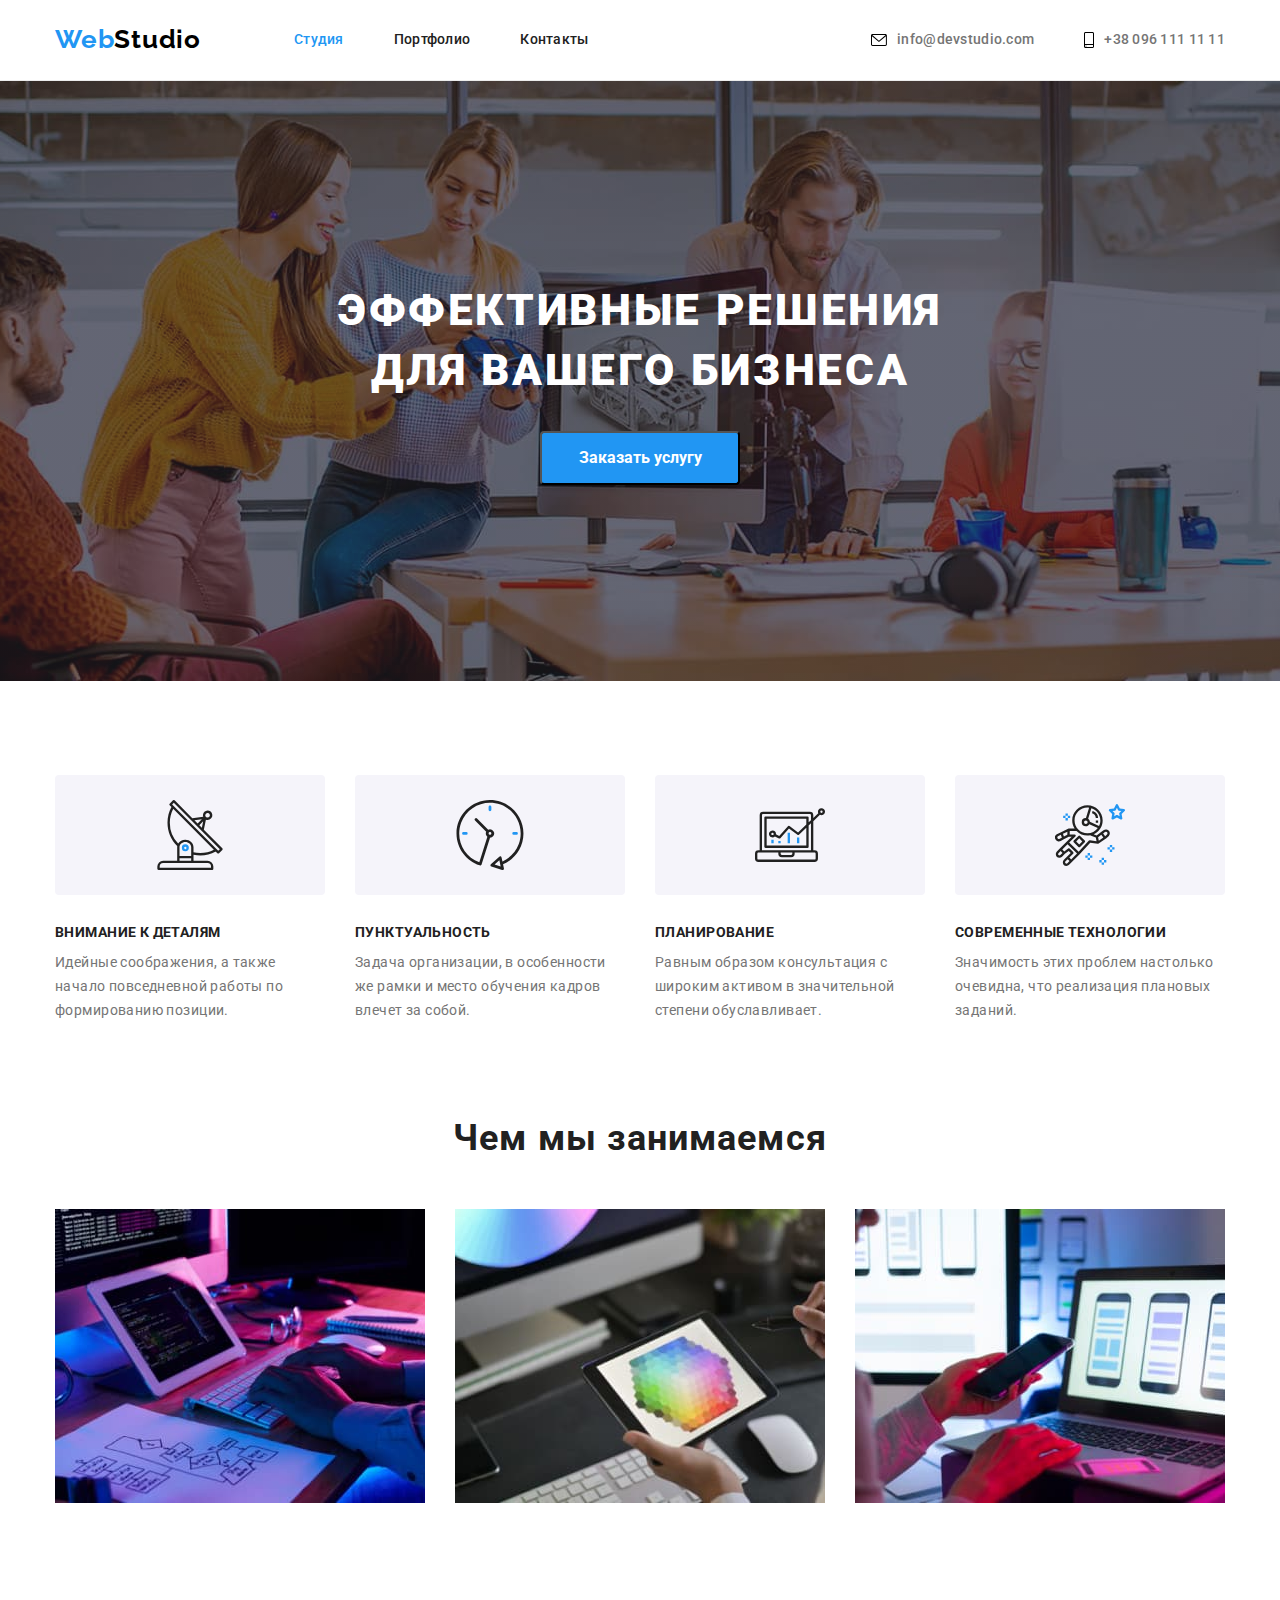
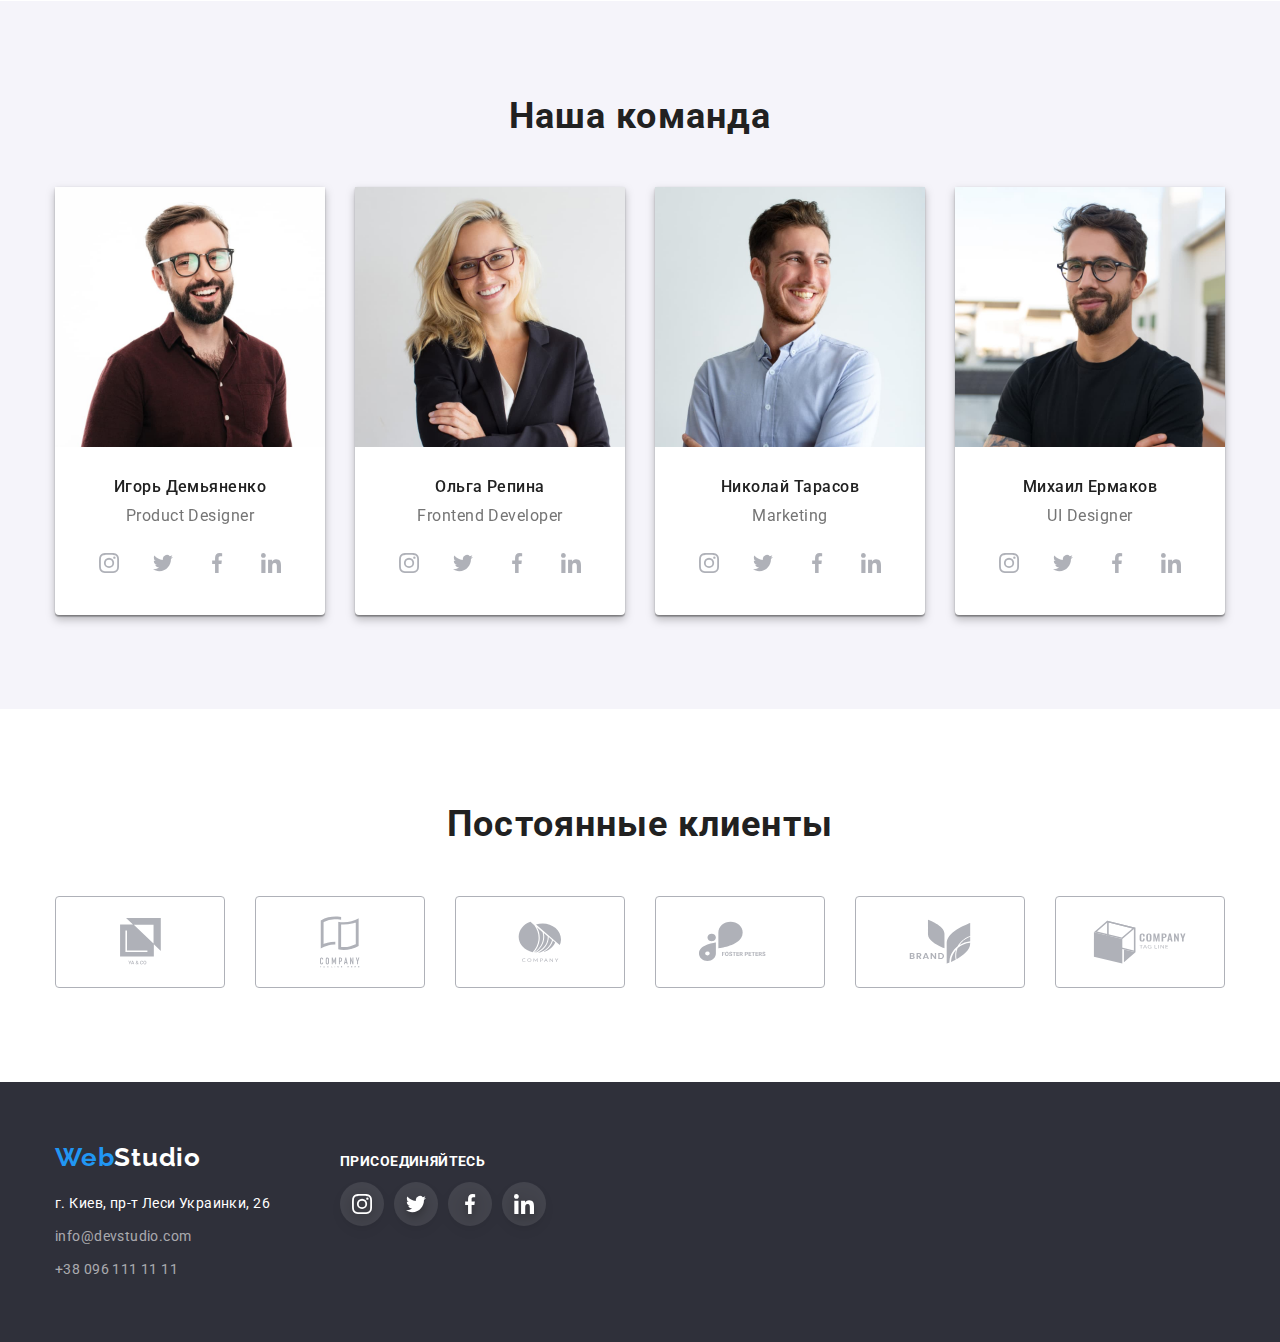
<file: index.html>
<!DOCTYPE html>
<html lang="en">
  <head>
    <meta charset="UTF-8" />
    <meta http-equiv="X-UA-Compatible" content="IE=edge" />
    <meta name="viewport" content="width=device-width, initial-scale=1.0" />
    <title>Document</title>
    <link rel="preconnect" href="https://fonts.googleapis.com" />
    <link rel="preconnect" href="https://fonts.gstatic.com" crossorigin />
    <link
      href="https://fonts.googleapis.com/css2?family=Raleway:wght@700&family=Roboto:wght@400;500;700;900&display=swap"
      rel="stylesheet"
    />
    <link
      rel="stylesheet"
      href="https://cdnjs.cloudflare.com/ajax/libs/modern-normalize/1.1.0/modern-normalize.min.css"
    />
    <link rel="stylesheet" href="./css/styles.css" />
  </head>
  <body>
    <header>
      <div class="container main-header">
        <nav class="main-nav">
          <a href="./index.html" class="logo">
            <span class="logo-web">Web</span
            ><span class="head-studio">Studio</span>
          </a>
          <ul class="site-nav list">
            <li class="item">
              <a href="./index.html" class="link current">Студия</a>
            </li>
            <li class="item">
              <a href="portfolio.html" class="link">Портфолио</a>
            </li>
            <li class="item"><a href="" class="link">Контакты</a></li>
          </ul>
        </nav>
        <ul class="site-contacts list">
          <li class="item">
            <a href="mailto:info@devstudio.com" class="link"
              ><svg class="conection" width="16px" height="12px">
                <use href="./images/icons.svg#icon-envelope"></use>
              </svg>
              info@devstudio.com</a
            >
          </li>
          <li class="item">
            <a href="tel:+380961111111" class="link">
              <svg class="conection" width="10px" height="16px">
                <use href="./images/icons.svg#icon-smartphon"></use>
              </svg>
              +38 096 111 11 11</a
            >
          </li>
        </ul>
      </div>
    </header>
    <main>
      <section class="hero overlay">
        <h1 class="hero-title">
          Эффективные решения <br />
          для вашего бизнеса
        </h1>
        <button type="button" class="button">Заказать услугу</button>
      </section>
      <section class="about-section">
        <div class="container">
          <h2 class="visually-hidden">О нашей компании</h2>
          <ul class="principles-list list">
            <li class="item">
              <div class="thumb">
                <svg class="icon" width="70px" hight="70px">
                  <use href="./images/icons.svg#icon-antenna"></use>
                </svg>
              </div>
              <h3 class="title">Внимание к деталям</h3>
              <p class="description">
                Идейные соображения, а также начало повседневной работы по
                формированию позиции.
              </p>
            </li>
            <li class="item">
              <div class="thumb">
                <svg class="icon" width="70px" hight="70px">
                  <use href="./images/icons.svg#icon-clock"></use>
                </svg>
              </div>
              <h3 class="title">Пунктуальность</h3>
              <p class="description">
                Задача организации, в особенности же рамки и место обучения
                кадров влечет за собой.
              </p>
            </li>
            <li class="item">
              <div class="thumb">
                <svg class="icon" width="70px" hight="70px">
                  <use href="./images/icons.svg#icon-diagram"></use>
                </svg>
              </div>
              <h3 class="title">Планирование</h3>
              <p class="description">
                Равным образом консультация с широким активом в значительной
                степени обуславливает.
              </p>
            </li>
            <li class="item">
              <div class="thumb">
                <svg class="icon" width="70px" hight="70px">
                  <use href="./images/icons.svg#icon-astronaut"></use>
                </svg>
              </div>
              <h3 class="title">Современные технологии</h3>
              <p class="description">
                Значимость этих проблем настолько очевидна, что реализация
                плановых заданий.
              </p>
            </li>
          </ul>
        </div>
      </section>
      <section class="work-section">
        <div class="container">
          <h2 class="section-title">Чем мы занимаемся</h2>
          <ul class="work list">
            <li class="item">
              <img
                src="images/box1.jpg"
                alt="печатать на клавиатуре"
                width="370"
              />
            </li>

            <li class="item">
              <img
                src="images/box2.jpg"
                alt="выбор цвета на планшете"
                width="370"
              />
            </li>

            <li class="item">
              <img
                src="images/box3.jpg"
                alt="работа с телефоном и ноутбуком"
                width="370"
              />
            </li>
          </ul>
        </div>
      </section>
      <section class="team-section">
        <div class="container">
          <h2 class="section-title">Наша команда</h2>
          <ul class="team list">
            <li class="item">
              <img
                class="photo"
                src="images/img1.jpg"
                alt="мужчина с бородой и в очках"
                width="270"
              />
              <div class="badge">
                <h3 class="title">Игорь Демьяненко</h3>
                <p class="position">Product Designer</p>
                <ul class="social list">
                  <li class="social-item">
                    <a
                      class="social-link"
                      href="https://www.instagram.com/"
                      rel="noopener noreferrer"
                      target="_blank"
                      ><span class="visually-hidden">instagram</span>
                      <svg class="icon" width="20px" height="20px">
                        <use href="./images/icons.svg#icon-instagram"></use>
                      </svg>
                    </a>
                  </li>
                  <li class="social-item">
                    <a
                      class="social-link"
                      href="https://www.twitter.com/"
                      rel="noopener noreferrer"
                      target="_blank"
                      ><span class="visually-hidden">twitter</span>
                      <svg class="icon" width="20px" height="20px">
                        <use href="./images/icons.svg#icon-twitter"></use>
                      </svg>
                    </a>
                  </li>
                  <li class="social-item">
                    <a
                      class="social-link"
                      href="https://www.facebook.com/"
                      rel="noopener noreferrer"
                      target="_blank"
                      ><span class="visually-hidden">facebook</span>
                      <svg class="icon" width="20px" height="20px">
                        <use href="./images/icons.svg#icon-facebook"></use>
                      </svg>
                    </a>
                  </li>
                  <li class="social-item">
                    <a
                      class="social-link"
                      href="https://www.linkedin.com/"
                      rel="noopener noreferrer"
                      target="_blank"
                      ><span class="visually-hidden">linkedin</span>
                      <svg class="icon" width="20px" height="20px">
                        <use href="./images/icons.svg#icon-linkedin"></use>
                      </svg>
                    </a>
                  </li>
                </ul>
              </div>
            </li>
            <li class="item">
              <img
                class="photo"
                src="images/img2.jpg"
                alt="светловолосая женщина в очках"
                width="270"
              />
              <div class="badge">
                <h3 class="title">Ольга Репина</h3>
                <p class="position">Frontend Developer</p>
                <ul class="social list">
                  <li class="social-item">
                    <a
                      class="social-link"
                      href="https://www.instagram.com/"
                      rel="noopener noreferrer"
                      target="_blank"
                      ><span class="visually-hidden">instagram</span>
                      <svg class="icon" width="20px" height="20px">
                        <use href="./images/icons.svg#icon-instagram"></use>
                      </svg>
                    </a>
                  </li>
                  <li class="social-item">
                    <a
                      class="social-link"
                      href="https://www.twitter.com/"
                      rel="noopener noreferrer"
                      target="_blank"
                      ><span class="visually-hidden">twitter</span>
                      <svg class="icon" width="20px" height="20px">
                        <use href="./images/icons.svg#icon-twitter"></use>
                      </svg>
                    </a>
                  </li>
                  <li class="social-item">
                    <a
                      class="social-link"
                      href="https://www.facebook.com/"
                      rel="noopener noreferrer"
                      target="_blank"
                      ><span class="visually-hidden">facebook</span>
                      <svg class="icon" width="20px" height="20px">
                        <use href="./images/icons.svg#icon-facebook"></use>
                      </svg>
                    </a>
                  </li>
                  <li class="social-item">
                    <a
                      class="social-link"
                      href="https://www.linkedin.com/"
                      rel="noopener noreferrer"
                      target="_blank"
                      ><span class="visually-hidden">linkedin</span>
                      <svg class="icon" width="20px" height="20px">
                        <use href="./images/icons.svg#icon-linkedin"></use>
                      </svg>
                    </a>
                  </li>
                </ul>
              </div>
            </li>
            <li class="item">
              <img
                class="photo"
                src="images/img3.jpg"
                alt="мужчина в белой рубашке"
                width="270"
              />
              <div class="badge">
                <h3 class="title">Николай Тарасов</h3>
                <p class="position">Marketing</p>
                <ul class="social list">
                  <li class="social-item">
                    <a
                      class="social-link"
                      href="https://www.instagram.com/"
                      rel="noopener noreferrer"
                      target="_blank"
                      ><span class="visually-hidden">instagram</span>
                      <svg class="icon" width="20px" height="20px">
                        <use href="./images/icons.svg#icon-instagram"></use>
                      </svg>
                    </a>
                  </li>
                  <li class="social-item">
                    <a
                      class="social-link"
                      href="https://www.twitter.com/"
                      rel="noopener noreferrer"
                      target="_blank"
                      ><span class="visually-hidden">twitter</span>
                      <svg class="icon" width="20px" height="20px">
                        <use href="./images/icons.svg#icon-twitter"></use>
                      </svg>
                    </a>
                  </li>
                  <li class="social-item">
                    <a
                      class="social-link"
                      href="https://www.facebook.com/"
                      rel="noopener noreferrer"
                      target="_blank"
                      ><span class="visually-hidden">facebook</span>
                      <svg class="icon" width="20px" height="20px">
                        <use href="./images/icons.svg#icon-facebook"></use>
                      </svg>
                    </a>
                  </li>
                  <li class="social-item">
                    <a
                      class="social-link"
                      href="https://www.linkedin.com/"
                      rel="noopener noreferrer"
                      target="_blank"
                      ><span class="visually-hidden">linkedin</span>
                      <svg class="icon" width="20px" height="20px">
                        <use href="./images/icons.svg#icon-linkedin"></use>
                      </svg>
                    </a>
                  </li>
                </ul>
              </div>
            </li>
            <li class="item">
              <img
                class="photo"
                src="images/img4.jpg"
                alt="мужчина в футболке и в очках"
                width="270"
              />
              <div class="badge">
                <h3 class="title">Михаил Ермаков</h3>
                <p class="position">UI Designer</p>
                <ul class="social list">
                  <li class="social-item">
                    <a
                      class="social-link"
                      href="https://www.instagram.com/"
                      rel="noopener noreferrer"
                      target="_blank"
                      ><span class="visually-hidden">instagram</span>
                      <svg class="icon" width="20px" height="20px">
                        <use href="./images/icons.svg#icon-instagram"></use>
                      </svg>
                    </a>
                  </li>
                  <li class="social-item">
                    <a
                      class="social-link"
                      href="https://www.twitter.com/"
                      rel="noopener noreferrer"
                      target="_blank"
                      ><span class="visually-hidden">twitter</span>
                      <svg class="icon" width="20px" height="20px">
                        <use href="./images/icons.svg#icon-twitter"></use>
                      </svg>
                    </a>
                  </li>
                  <li class="social-item">
                    <a
                      class="social-link"
                      href="https://www.facebook.com/"
                      rel="noopener noreferrer"
                      target="_blank"
                      ><span class="visually-hidden">facebook</span>
                      <svg class="icon" width="20px" height="20px">
                        <use href="./images/icons.svg#icon-facebook"></use>
                      </svg>
                    </a>
                  </li>
                  <li class="social-item">
                    <a
                      class="social-link"
                      href="https://www.linkedin.com/"
                      rel="noopener noreferrer"
                      target="_blank"
                      ><span class="visually-hidden">linkedin</span>
                      <svg class="icon" width="20px" height="20px">
                        <use href="./images/icons.svg#icon-linkedin"></use>
                      </svg>
                    </a>
                  </li>
                </ul>
              </div>
            </li>
          </ul>
        </div>
      </section>
      <section class="clients-section">
        <div class="container">
          <h2 class="section-title">Постоянные клиенты</h2>
          <ul class="company list">
            <li class="logo-company">
              <div class="client">
                <a
                  class="banner"
                  href=""
                  rel="noopener noreferrer"
                  target="_blank"
                  ><span class="visually-hidden">YA & CO</span>
                  <svg class="icon" width="41px" height="46.7px">
                    <use href="./images/icons.svg#icon-group-1"></use>
                  </svg>
                </a>
              </div>
            </li>
            <li class="logo-company">
              <div class="client">
                <a
                  class="banner"
                  href=""
                  rel="noopener noreferrer"
                  target="_blank"
                  ><span class="visually-hidden">COMPANY</span>
                  <svg class="icon" width="40px" height="52px">
                    <use href="./images/icons.svg#icon-group"></use>
                  </svg>
                </a>
              </div>
            </li>
            <li class="logo-company">
              <div class="client">
                <a
                  class="banner"
                  href=""
                  rel="noopener noreferrer"
                  target="_blank"
                  ><span class="visually-hidden">COMPANY</span>
                  <svg class="icon" width="43.46px" height="41.18px">
                    <use href="./images/icons.svg#icon-group2"></use>
                  </svg>
                </a>
              </div>
            </li>
            <li class="logo-company">
              <div class="client">
                <a
                  class="banner"
                  href=""
                  rel="noopener noreferrer"
                  target="_blank"
                  ><span class="visually-hidden">FOSTER PETERS</span>
                  <svg class="icon" width="84.44px" height="40.62px">
                    <use href="./images/icons.svg#icon-group3"></use>
                  </svg>
                </a>
              </div>
            </li>
            <li class="logo-company">
              <div class="client">
                <a
                  class="banner"
                  href=""
                  rel="noopener noreferrer"
                  target="_blank"
                  ><span class="visually-hidden">BRAND</span>
                  <svg class="icon" width="62.54px" height="45.43px">
                    <use href="./images/icons.svg#icon-group4"></use>
                  </svg>
                </a>
              </div>
            </li>
            <li class="logo-company">
              <div class="client">
                <a
                  class="banner"
                  href=""
                  rel="noopener noreferrer"
                  target="_blank"
                  ><span class="visually-hidden">TAG LINE</span>
                  <svg class="icon" width="93.79px" height="43.93px">
                    <use href="./images/icons.svg#icon-group5"></use>
                  </svg>
                </a>
              </div>
            </li>
          </ul>
        </div>
      </section>
    </main>
    <footer class="footer">
      <div class="container footer-container">
        <div class="adress-group">
          <a class="logo" href="/">
            <span class="logo-web">Web</span
            ><span class="foot-studio">Studio</span>
          </a>
          <address>
            <ul class="addresses list">
              <li>
                <a
                  class="address"
                  href="https://www.google.com/maps"
                  rel="noopener noreferrer"
                  target="_blank"
                >
                  г. Киев, пр-т Леси Украинки, 26</a
                >
              </li>
              <li class="item">
                <a class="contact" href="mailto:info@devstudio.com"
                  >info@devstudio.com</a
                >
              </li>
              <li class="item">
                <a class="contact" href="tel:+380961111111"
                  >+38 096 111 11 11</a
                >
              </li>
            </ul>
          </address>
        </div>
        <div class="footer-filter">
          <h3 class="title">присоединяйтесь</h3>
          <ul class="network list">
            <li class="footer-item">
              <a
                class="footer-link"
                href="https://www.instagram.com/"
                rel="noopener noreferrer"
                target="_blank"
                ><span class="visually-hidden">instagram</span>
                <svg class="icon" width="20px" height="20px">
                  <use href="./images/icons.svg#icon-instagram"></use>
                </svg>
              </a>
            </li>
            <li class="footer-item">
              <a
                class="footer-link"
                href="https://www.twitter.com/"
                rel="noopener noreferrer"
                target="_blank"
                ><span class="visually-hidden">twitter</span>
                <svg class="icon" width="20px" height="20px">
                  <use href="./images/icons.svg#icon-twitter"></use>
                </svg>
              </a>
            </li>
            <li class="footer-item">
              <a
                class="footer-link"
                href="https://www.facebook.com/"
                rel="noopener noreferrer"
                target="_blank"
                ><span class="visually-hidden">facebook</span>
                <svg class="icon" width="20px" height="20px">
                  <use href="./images/icons.svg#icon-facebook"></use>
                </svg>
              </a>
            </li>
            <li class="footer-item">
              <a
                class="footer-link"
                href="https://www.linkedin.com/"
                rel="noopener noreferrer"
                target="_blank"
                ><span class="visually-hidden">linkedin</span>
                <svg class="icon" width="20px" height="20px">
                  <use href="./images/icons.svg#icon-linkedin"></use>
                </svg>
              </a>
            </li>
          </ul>
        </div>
      </div>
    </footer>
  </body>
</html>
</file>
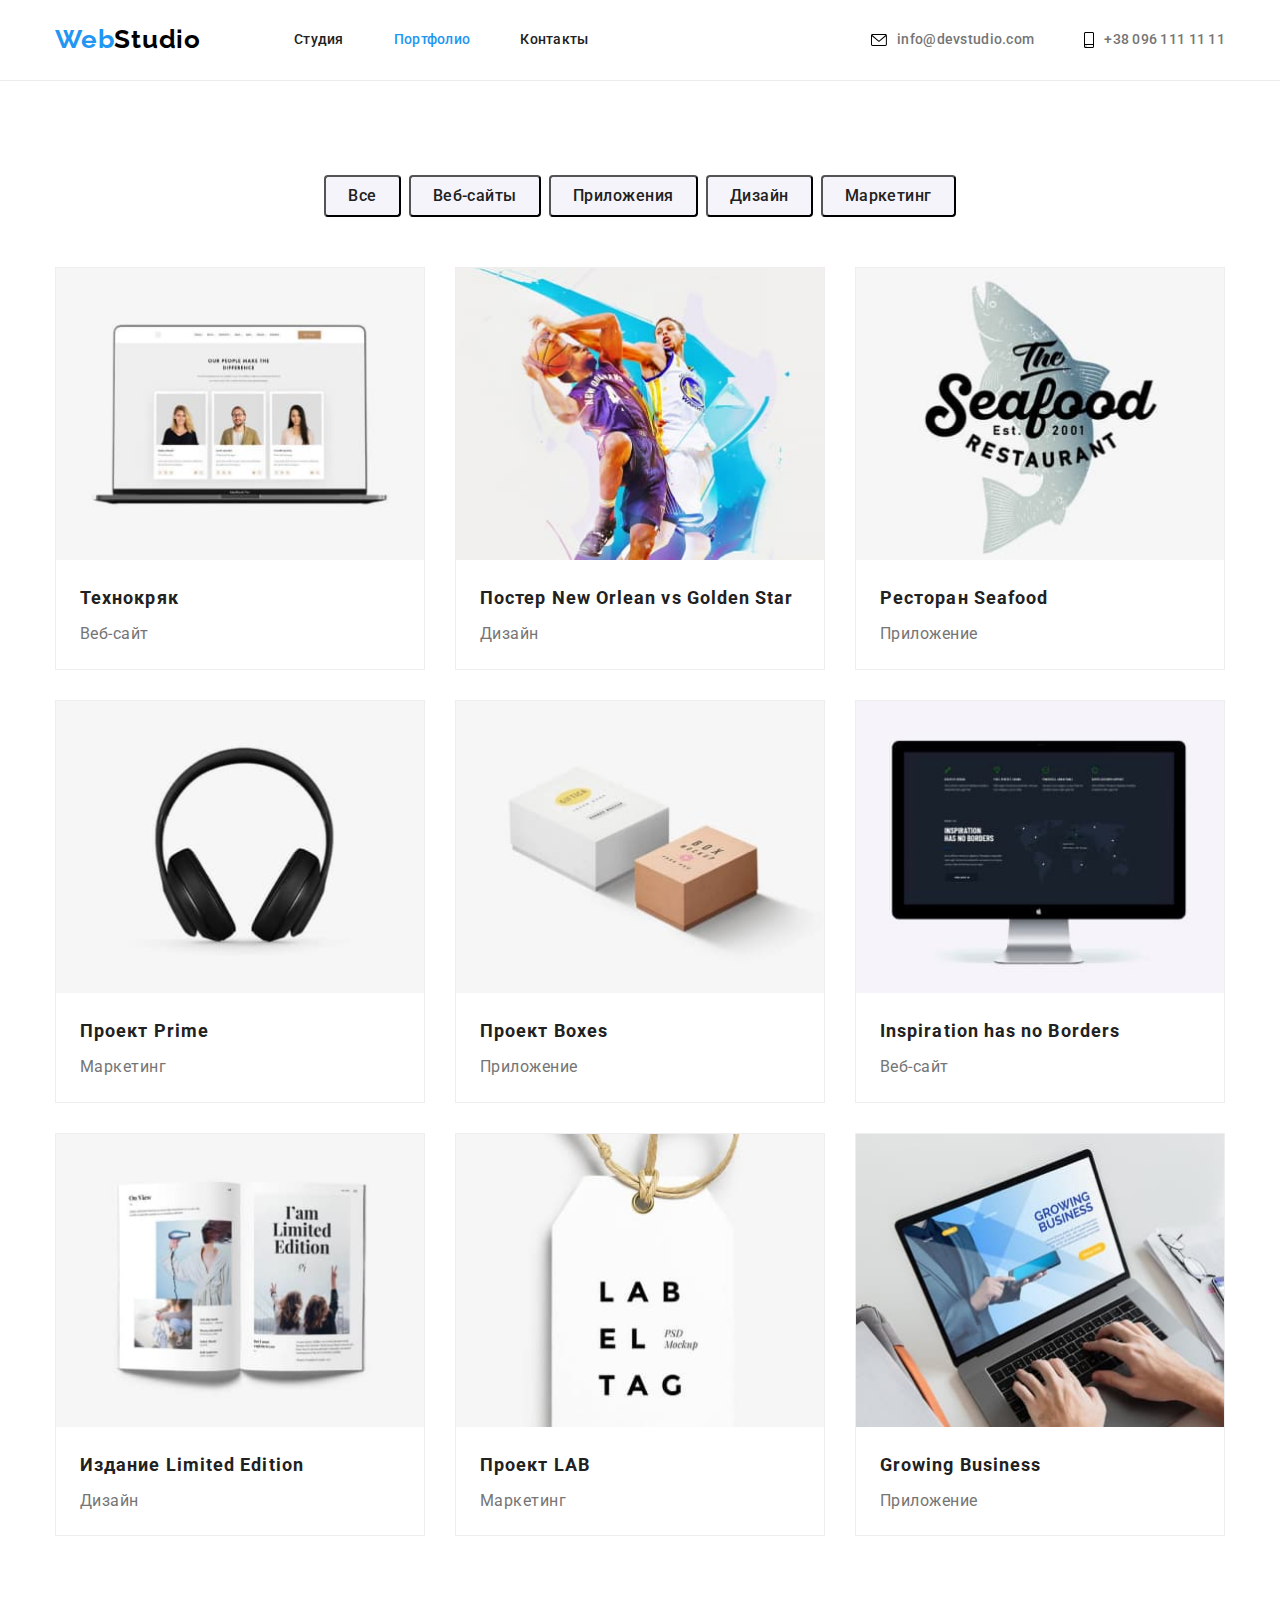
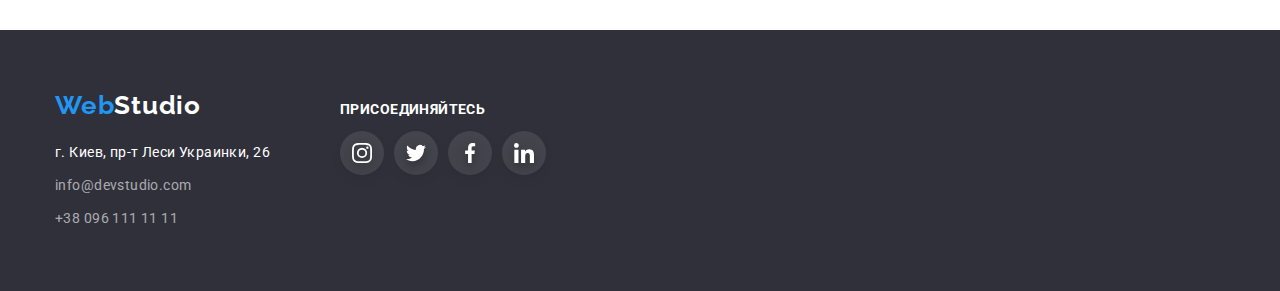
<file: portfolio.html>
<!DOCTYPE html>
<html lang="en">
  <head>
    <meta charset="UTF-8" />
    <meta http-equiv="X-UA-Compatible" content="IE=edge" />
    <meta name="viewport" content="width=device-width, initial-scale=1.0" />
    <title>Document</title>
    <link rel="preconnect" href="https://fonts.googleapis.com" />
    <link rel="preconnect" href="https://fonts.gstatic.com" crossorigin />
    <link
      href="https://fonts.googleapis.com/css2?family=Raleway:wght@700&family=Roboto:wght@400;500;700;900&display=swap"
      rel="stylesheet"
    />
    <link
      rel="stylesheet"
      href="https://cdnjs.cloudflare.com/ajax/libs/modern-normalize/1.1.0/modern-normalize.min.css"
    />
    <link rel="stylesheet" href="./css/styles.css" />
  </head>
  <body>
    <header>
      <div class="container main-header">
        <nav class="main-nav">
          <a href="./index.html" class="logo">
            <span class="logo-web">Web</span
            ><span class="head-studio">Studio</span>
          </a>
          <ul class="site-nav list">
            <li class="item"><a href="./index.html" class="link">Студия</a></li>
            <li class="item">
              <a href="portfolio.html" class="link current">Портфолио</a>
            </li>
            <li class="item"><a href="" class="link">Контакты</a></li>
          </ul>
        </nav>
        <ul class="site-contacts list">
          <li class="item">
            <a href="mailto:info@devstudio.com" class="link"
              ><svg class="conection" width="16px" height="12px">
                <use href="./images/icons.svg#icon-envelope"></use>
              </svg>
              info@devstudio.com</a
            >
          </li>
          <li class="item">
            <a href="tel:+380961111111" class="link">
              <svg class="conection" width="10px" height="16px">
                <use href="./images/icons.svg#icon-smartphon"></use>
              </svg>
              +38 096 111 11 11</a
            >
          </li>
        </ul>
      </div>
    </header>
    <main>
      <h1 class="visually-hidden">примеры работ</h1>
      <section class="portfolio">
        <div class="container">
          <ul class="filter list">
            <li class="item">
              <button type="button" class="fltr-button current">Все</button>
            </li>
            <li class="item">
              <button type="button" class="fltr-button">Веб-сайты</button>
            </li>
            <li class="item">
              <button type="button" class="fltr-button">Приложения</button>
            </li>
            <li class="item">
              <button type="button" class="fltr-button">Дизайн</button>
            </li>
            <li class="item">
              <button type="button" class="fltr-button">Маркетинг</button>
            </li>
          </ul>
          <ul class="work-exaple list">
            <li class="item">
              <a href="">
                <img
                  class="photo-example"
                  src="./images/img11.jpg"
                  alt=""
                  width="370"
                />
                <div class="content">
                  <h2 class="title">Технокряк</h2>
                  <p class="description">Веб-сайт</p>
                </div>
              </a>
            </li>
            <li class="item">
              <a href="">
                <img
                  class="photo-example"
                  src="./images/img21.jpg"
                  alt=""
                  width="370"
                />
                <div class="content">
                  <h2 class="title">Постер New Orlean vs Golden Star</h2>
                  <p class="description">Дизайн</p>
                </div>
              </a>
            </li>
            <li class="item">
              <a href="">
                <img
                  class="photo-example"
                  src="./images/img31.jpg"
                  alt=""
                  width="370"
                />
                <div class="content">
                  <h2 class="title">Ресторан Seafood</h2>
                  <p class="description">Приложение</p>
                </div>
              </a>
            </li>
            <li class="item">
              <a href="">
                <img
                  class="photo-example"
                  src="./images/img41.jpg"
                  alt=""
                  width="370"
                />
                <div class="content">
                  <h2 class="title">Проект Prime</h2>
                  <p class="description">Маркетинг</p>
                </div>
              </a>
            </li>
            <li class="item">
              <a href="">
                <img
                  class="photo-example"
                  src="./images/img51.jpg"
                  alt=""
                  width="370"
                />
                <div class="content">
                  <h2 class="title">Проект Boxes</h2>
                  <p class="description">Приложение</p>
                </div>
              </a>
            </li>
            <li class="item">
              <a href="">
                <img
                  class="photo-example"
                  src="./images/img61.jpg"
                  alt=""
                  width="370"
                />
                <div class="content">
                  <h2 class="title">Inspiration has no Borders</h2>
                  <p class="description">Веб-сайт</p>
                </div>
              </a>
            </li>
            <li class="item">
              <a href="">
                <img
                  class="photo-example"
                  src="./images/img71.jpg"
                  alt=""
                  width="370"
                />
                <div class="content">
                  <h2 class="title">Издание Limited Edition</h2>
                  <p class="description">Дизайн</p>
                </div>
              </a>
            </li>
            <li class="item">
              <a href="">
                <img
                  class="photo-example"
                  src="./images/img81.jpg"
                  alt=""
                  width="370"
                />
                <div class="content">
                  <h2 class="title">Проект LAB</h2>
                  <p class="description">Маркетинг</p>
                </div>
              </a>
            </li>
            <li class="item">
              <a href="">
                <img
                  class="photo-example"
                  src="./images/img91.jpg"
                  alt=""
                  width="370"
                />
                <div class="content">
                  <h2 class="title">Growing Business</h2>
                  <p class="description">Приложение</p>
                </div>
              </a>
            </li>
          </ul>
        </div>
      </section>
    </main>
    <footer class="footer">
      <div class="container footer-container">
        <div class="adress-group">
          <a class="logo" href="/">
            <span class="logo-web">Web</span
            ><span class="foot-studio">Studio</span>
          </a>
          <address>
            <ul class="addresses list">
              <li>
                <a
                  class="address"
                  href="https://www.google.com/maps"
                  rel="noopener noreferrer"
                  target="_blank"
                >
                  г. Киев, пр-т Леси Украинки, 26</a
                >
              </li>
              <li class="item">
                <a class="contact" href="mailto:info@devstudio.com"
                  >info@devstudio.com</a
                >
              </li>
              <li class="item">
                <a class="contact" href="tel:+380961111111"
                  >+38 096 111 11 11</a
                >
              </li>
            </ul>
          </address>
        </div>
        <div class="footer-filter">
          <h3 class="title">присоединяйтесь</h3>
          <ul class="network list">
            <li class="footer-item">
              <a
                class="footer-link"
                href="https://www.instagram.com/"
                rel="noopener noreferrer"
                target="_blank"
                ><span class="visually-hidden">instagram</span>
                <svg class="icon" width="20px" height="20px">
                  <use href="./images/icons.svg#icon-instagram"></use>
                </svg>
              </a>
            </li>
            <li class="footer-item">
              <a
                class="footer-link"
                href="https://www.twitter.com/"
                rel="noopener noreferrer"
                target="_blank"
                ><span class="visually-hidden">twitter</span>
                <svg class="icon" width="20px" height="20px">
                  <use href="./images/icons.svg#icon-twitter"></use>
                </svg>
              </a>
            </li>
            <li class="footer-item">
              <a
                class="footer-link"
                href="https://www.facebook.com/"
                rel="noopener noreferrer"
                target="_blank"
                ><span class="visually-hidden">facebook</span>
                <svg class="icon" width="20px" height="20px">
                  <use href="./images/icons.svg#icon-facebook"></use>
                </svg>
              </a>
            </li>
            <li class="footer-item">
              <a
                class="footer-link"
                href="https://www.linkedin.com/"
                rel="noopener noreferrer"
                target="_blank"
                ><span class="visually-hidden">linkedin</span>
                <svg class="icon" width="20px" height="20px">
                  <use href="./images/icons.svg#icon-linkedin"></use>
                </svg>
              </a>
            </li>
          </ul>
        </div>
      </div>
    </footer>
  </body>
</html>
</file>
<file: css/styles.css>
/*variables*/
:root {
    --hovactcolor: #2196F3;
    --textcolor: #757575;
    --background: #FFFFFF;
    --footermaincolor: #2F303A;
    --titlecolor: #212121;
    --rectanglecolor: #F5F4FA;
    --socialsymbol:#AFB1B8;
}

.overlay {
    max-width: 1600px;
    height: 600px;
    margin-left: auto;
    margin-right: auto;
    background-image: linear-gradient(to right,rgba(47, 48, 58, 0.4),rgba(47, 48, 58, 0.4)),url(../images/team\ img.jpg);
    background-position: center;
    background-size: cover;
}


.list {
    padding: 0;
    margin: 0;
    list-style: none;
}

a {
    text-decoration: none;
}

.visually-hidden {
    position: absolute;
    width: 1px;
    height: 1px;
    margin: -1px;
    border: 0;
    padding: 0;
    white-space: nowrap;
    clip-path: inset(100%);
    clip: rect(0 0 0 0);
    overflow: hidden;
}

body {
    font-family: 'roboto',sans-serif;
    background-color:var(--background);
    color: var(--textcolor);
}

header {
    border-bottom: 1px solid #ECECEC;
}

.container {
    width: 1200px;
    margin-left: auto;
    margin-right: auto;
    padding-left: 15px;
    padding-right: 15px;
}


/*logo*/
.main-nav, .main-header {
    display: flex;
    align-items: center;
}

header .logo {
    display: flex;
    margin-right: 93px;
    padding-top: 24px;
    padding-bottom: 25px;
}

.logo .logo-web {
    font-family: 'Raleway',sans-serif;
    font-weight: 700;
    font-size: 26px;
    line-height: 1.19;
    letter-spacing: 0.03em;
    color: var(--hovactcolor);
}

.logo .head-studio {
    color: black;
    font-family: 'Raleway',sans-serif;
    font-weight: 700;
    font-size: 26px;
    line-height: 1.19;
    letter-spacing: 0.03em;
}
/*navigation*/
.site-nav {
    display: flex;
}

.site-nav .link.current {
    color: var(--hovactcolor);
}
    
.site-nav .link {

    font-weight: 500;
    font-size: 14px;
    line-height: 1.14;
    letter-spacing: 0.02em;
    color: var(--titlecolor);
}
.site-nav .link:hover,
.site-nav .link:focus {
    color: var(--hovactcolor);
}

.site-contacts .link:hover .conection,
.site-contacts .link:focus .conection
 {
    fill: var(--hovactcolor);
}

.site-nav .link:active {
    color: var(--hovactcolor);
}

.site-nav .link,
.site-contacts .link {
    display: block;
    padding-top: 32px;
    padding-bottom: 32px;
   /* outline: 1px solid green;*/
}

.site-nav .item:not(:last-child) {
    margin-right: 50px;
}

.site-contacts {
    display: flex;
    margin-left: auto;
}

.site-contacts .item:not(:last-child) {
    margin-right: 50px;
}

.site-contacts .link {
    display: flex;
    align-items: center;
    font-weight: 500;
    font-size: 14px;
    line-height: 1.14;
    letter-spacing: 0.02em;
    color: var(--textcolor);
}

.site-contacts .link:hover,
.site-contacts .link:focus {
    color: var(--hovactcolor);
}

.addresses .contact:hover,
.addresses .contact:focus {
    color: var(--hovactcolor);
}
.conection {
    margin-right: 10px;
}
/*hero*/
.hero {
    padding-top: 200px;
    padding-bottom: 200px;
    text-align: center;
    background-color: var(--footermaincolor);
}

.hero-title {
    margin-top: 0;
    margin-bottom: 30px;
    /*outline: 2px solid red;*/

    color: var(--background);
    font-weight: 900;
    font-size: 44px;
    line-height: 1.36;
    letter-spacing: 0.06em;
    text-transform: uppercase
    
}

.button {
    min-width: 200px;
    min-height: 50px;
    border-radius: 4px;
    box-shadow: 0px 4px 4px rgba(0, 0, 0, 0.15);
    padding: 10px 32px;

    color: var(--background);
    background-color: var(--hovactcolor);
    font-family:inherit;
    font-weight: 700;
    font-size: 16px;
    line-height: 1.88;
    cursor: pointer;
    align-items: center;
}

.button:hover,
.button:focus {
    color: var(--background);
    background-color: #188CE8;
}

.section-title {
    margin-top: 0;
    margin-bottom: 50px;
    text-align: center;

    color: var(--titlecolor);
    font-size: 36px;
    line-height: 1.17;
    letter-spacing: 0.03em;
}
/*principle list*/
.about-section {
    padding-top: 94px;
    padding-bottom: 94px;
}


.principles-list {
    display: flex;
}
.thumb {
    display: flex;
    justify-content: center;
    align-items: center;
    width: 100%;
    height: 120px;
    background-color: var(--rectanglecolor);
    margin-bottom: 30px;
    border-radius: 4px;
}

.thumb .icon {
    display: block;
    width: 70px;
    height: 70px;
    align-items: center;
    justify-content: center;
}

.principles-list .item {
    min-width: 270px;
    min-height: 101px;
    /*outline: 2px solid orangered;*/
}

.principles-list .item:not(:last-child) {
    margin-right: 30px;
}

.principles-list .title {
    margin-top: 0;
    margin-bottom: 10px;

    color: var(--titlecolor);
    font-size: 14px;
    line-height: 1.14;
    letter-spacing: 0.03em;
    text-transform: uppercase
}

.principles-list .description {
    margin-top: 0;
    margin-bottom: 0;

    font-size: 14px;
    line-height: 1.71;
    letter-spacing: 0.03em;
}

/*works section*/
.work-section {
    padding-bottom: 94px;
}
.work {
    display: flex;
    flex-wrap: wrap;
}

.work .item {
    display: block;
    max-width: 100%;
    margin-right: 30px;
}

.work .item:nth-child(3n) {
    margin-right: 0px;
}

/*team list*/

.team-section {
    padding-top: 94px;
    padding-bottom: 94px;
    background-color: var(--rectanglecolor);
    /*outline:  2px solid red;*/
    }

.team-section .section-title {
    margin-bottom: 50px;
}

.team {
    display: flex;
    flex-wrap: wrap;
}
.item .photo {
    display: block;
    border-radius: 0px;
}

.team .item {
    background-color: var(--background);
    width: 270px;
    margin-right: 30px;
    box-shadow: 0px 1px 3px rgba(0, 0, 0, 0.12), 0px 1px 1px rgba(0, 0, 0, 0.14), 0px 2px 1px rgba(0, 0, 0, 0.2);
    border-radius: 0px 0px 4px 4px;
    filter: drop-shadow(0px 4px 4px rgba(0, 0, 0, 0.25));;
}

.team .item:nth-child(4n) {
    margin-right: 0px;
}

.team .title {
    margin-top: 0px;
    margin-bottom: 10px;

    color: var(--titlecolor);
    font-weight: 500;
    font-size: 16px;
    line-height: 1.19;
    letter-spacing: 0.03em;
}

.team .position {
    margin-top: 0;
    margin-bottom: 16px;
    font-size: 16px;
    line-height: 1.19;
    letter-spacing: 0.03em
}

.item .badge {
    padding-top: 30px;
    padding-bottom: 30px;
    text-align: center;
}

.social {
    display: flex;
    align-items: center;
   justify-content: center;
}

.social-item {
    align-items: center;
    justify-content: center;
    margin-right: 10px;
    /*filter: drop-shadow(0px 4px 4px rgba(0, 0, 0, 0.25));;*/
}

.social-item:last-child {
    margin-right: 0px;
}

.social-link {
    display: flex;
    padding: 12px;
    border-radius: 50%;
    align-items: center;
    justify-content: center;
    width: 44px;
    height: 44px;
    /*filter: drop-shadow(0px 4px 4px rgba(0, 0, 0, 0.25));;*/
    
}

.social-link .icon {
    fill: var(--socialsymbol);
    width: 20px;
    height: 20px;
}

.social-link:hover,
.social-link:focus {
    background-color: var(--hovactcolor);
    
  }

.social-link:hover .icon,
.social-link:focus .icon {
    fill: var(--background);
}

/*CLIENT SECTION*/
.clients-section {
    padding-top: 94px;
    padding-bottom: 94px;
}

.company {
    display: flex;
    
}

.logo-company {
    margin-right: 30px;   
}

.banner {
    display: flex;
    align-items: center;
    justify-content: center;
    width: 170px;
    height: 92px;
    border: 1px solid var(--socialsymbol);
    border-radius: 4px;
}

.banner:hover,
.banner:focus {
    border-color: var(--hovactcolor);
}

.banner:hover .icon,
.banner:focus .icon {
    fill: var(--hovactcolor);
}

.banner .icon {
    fill: var(--socialsymbol);
}

.logo-company:last-child {
    margin-right: 0px;
}


/*footer*/
.footer {
    padding-top: 60px;
    padding-bottom: 60px;
    
    background-color: var(--footermaincolor);
}

.footer .logo {
    display: inline-block;
    margin-right: 0px;
    margin-bottom: 20px;
}

.logo .foot-studio {

    color: var(--background) ;
    font-family: 'Raleway',sans-serif;
    font-weight: 700;
    font-size: 26px;
    line-height: 1.19;
    letter-spacing: 0.03em;
}


.addresses .address {
    display: inline-block;
    margin-bottom: 9px;

    color: var(--background);
    font-style: normal;
    font-size: 14px;
    line-height: 1.71;
    letter-spacing: 0.03em;
}

.addresses .item:not(:last-child) {
    margin-bottom: 9px;
}

.addresses .contact{
    display: inline-block;

    color: rgba(255, 255, 255, 0.6);
    font-style: normal;
    font-size: 14px;
    line-height: 1.71;
    letter-spacing: 0.03em;
}

/*PORTFOLIO.html*/

.portfolio {
    padding-top: 94px;
    padding-bottom: 94px;
}

.fltr-button {
    display: inline;
    border-radius: 4px;
    padding: 6px 22px;

    color: var(--titlecolor);
    background-color: var(--rectanglecolor);
    font-family: inherit;
    font-weight: 500;
    font-size: 16px;
    line-height: 1.62;
    letter-spacing: 0.03em;
    cursor: pointer;
    text-align: center;
}

.filter {
    display: flex;
    margin-bottom: 50px;
    justify-content: center;
    /*outline: 2px solid green;*/
}

.filter .item:not(:last-child) {
    margin-right: 8px;
}

.filter .fltr-button:hover,
.filter .fltr-button:focus {
    color: var(--background);
    background-color: var(--hovactcolor);
    box-shadow: 0px 4px 4px rgba(0, 0, 0, 0.25);
}

.work-exaple {
    display: flex;
    flex-wrap: wrap;
}

.work-exaple .item {
    display: block;
    width: calc((100% - 60px)/3);
    margin-right: 30px;
    margin-bottom: 30px;
    background-color: var(--background);
    /*outline: 2px solid red;*/
    border: 1px solid #EEEEEE;
}

.work-exaple .item:hover,
.work-exaple .item:focus {
    box-shadow: 0px 1px 1px rgba(0, 0, 0, 0.12), 0px 4px 4px rgba(0, 0, 0, 0.06), 1px 4px 6px rgba(0, 0, 0, 0.16);
}

.item .photo-example {
    display: block;
    max-width: 100%;
}

.work-exaple .item:nth-child(3n) {
    margin-right: 0px;
}
.work-exaple .item:nth-last-child(-n + 3) {
    margin-bottom: 0px;
}

/*.adresses.item {
    display: inline-block;
}*/

.work-exaple .title {
    margin: 0 auto 4px;
    color: var(--titlecolor);
    font-weight: 700;
    font-size: 18px;
    line-height: 2.0;
    letter-spacing: 0.06em;
}

.work-exaple .description {
    margin: 0px auto;
    color: var(--textcolor);
    font-size: 16px;
    line-height: 1.8;
    letter-spacing: 0.03em;
}

.item .content {
    display: block;
    padding-top: 20px;
    padding-left: 24px;
    padding-right: 24px;
    padding-bottom: 20px;
    /*outline: 2px solid black;*/
}

/*SOCIAL BLOCK FOOTER*/
.footer-container {
    display: flex;
    align-items: baseline;
}

.adress-group {
    margin-right: 70px;
}

.footer-filter .title {
    margin-top: 0px;
    margin-bottom: 20px;

    color: var(--background);
    font-family: 'Roboto';
    font-style: normal;
    font-weight: 700;
    font-size: 14px;
    line-height: 1.14px;
    letter-spacing: 0.03em;
    text-transform: uppercase;
}
.network {
    display: flex;
    align-items: center;
    justify-content: center;
    filter: drop-shadow(0px 4px 4px rgba(0, 0, 0, 0.25));
}

.footer-filter {
    align-items: center;
    justify-content: center;
    margin: 0px;
}


.footer-item {
    align-items: center;
    justify-content: center;
    margin-right: 10px;
}


.footer-link {
    display: flex;
    padding: 12px;
    border-radius: 50%;
    align-items: center;
    justify-content: center;
    background: rgba(255, 255, 255, 0.1);;
    width: 44px;
    height: 44px;
    filter: drop-shadow(0px 4px 4px rgba(0, 0, 0, 0.25));;

}

.footer-link .icon {
    fill: var(--background);
    width: 20px;
    height: 20px;
}

.footer-item:last-child {
    margin-right: 0px;
}

.footer-link:hover,
.footer-link:focus {
    background-color: var(--hovactcolor);

}

.footer-link:hover .icon,
.footer-link:focus .icon {
    fill: var(--background);
}
</file>
